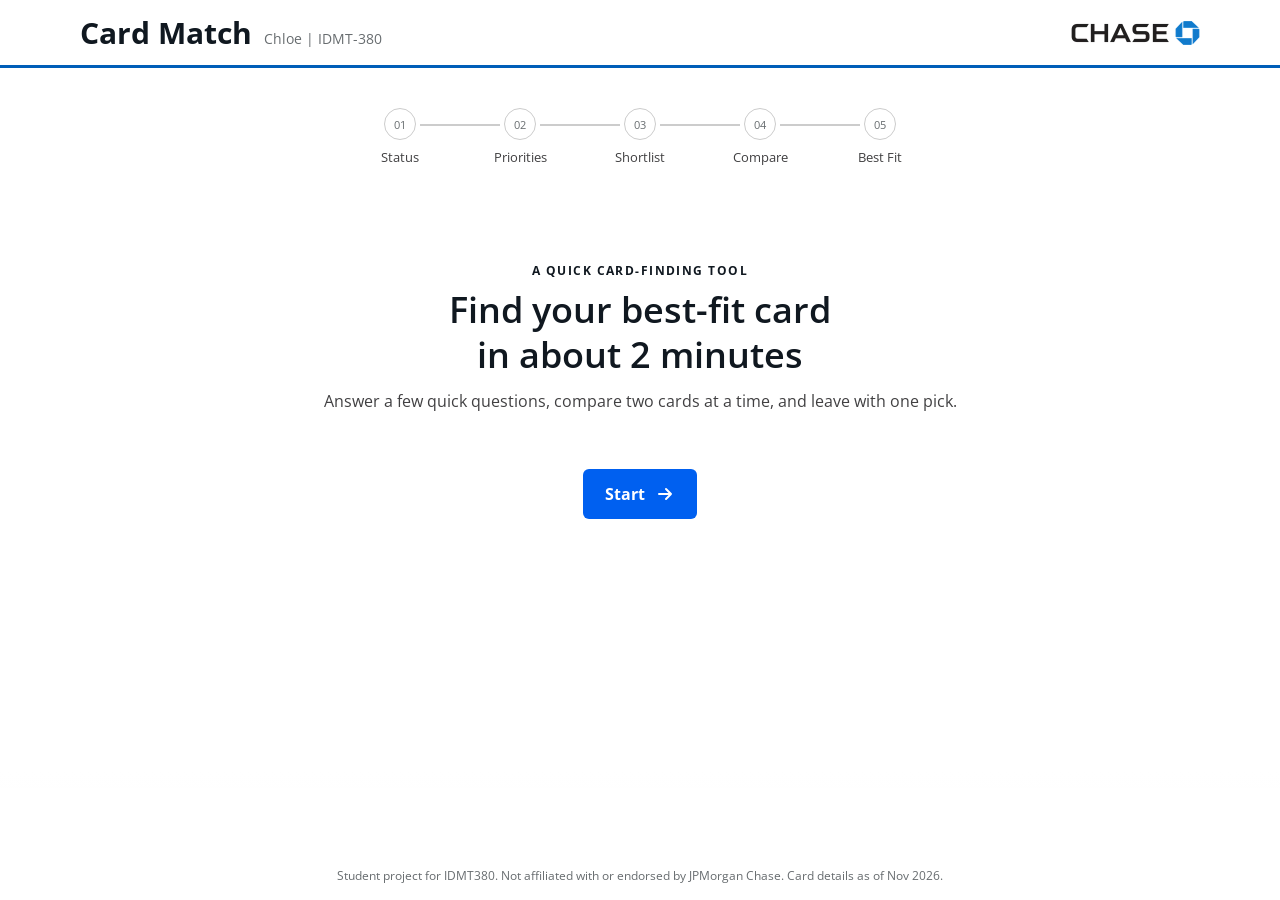
<file: index.html>
<!DOCTYPE html>
<html lang="en">
<head>
  <meta charset="utf-8">
  <meta name="viewport" content="width=device-width, initial-scale=1">
  <title>Home · Card Match</title>
  <link rel="preconnect" href="https://fonts.googleapis.com">
  <link rel="preconnect" href="https://fonts.gstatic.com" crossorigin>
  <link href="https://fonts.googleapis.com/css2?family=Open+Sans:wght@400;600;700&display=swap" rel="stylesheet">
  <link rel="icon" href="data:image/svg+xml,%3Csvg xmlns=%27http://www.w3.org/2000/svg%27 viewBox=%270 0 32 32%27%3E%3Crect x=%272%27 y=%276%27 width=%2728%27 height=%2720%27 rx=%274%27 fill=%27%230060F0%27/%3E%3Crect x=%276%27 y=%2712%27 width=%277%27 height=%275%27 rx=%271%27 fill=%27%23F3E2A5%27/%3E%3C/svg%3E">
  <link rel="stylesheet" href="css/styles.css">
</head>
<body data-step="0">
  <header class="site-header">
    <div class="site-header__inner">
      <a class="wordmark" href="index.html">Card Match</a>
      <span class="wordmark__note">Chloe | IDMT-380</span>
      <img class="site-header__logo" src="img/chase-logo.webp" alt="Chase" width="129" height="24">
    </div>
  </header>

  <main class="page">
    <ol class="stepper" id="stepper" aria-label="Progress"></ol>

    <section class="hero">
      <p class="eyebrow">A quick card-finding tool</p>
      <h1 class="title">Find your best-fit card<br>in about 2 minutes</h1>
      <p class="lede">Answer a few quick questions, compare two cards at a time, and leave with one pick.</p>
      <button class="btn btn--primary" type="button" data-continue>Start <svg viewBox="0 0 20 20" width="20" height="20" aria-hidden="true"><path d="M4 10h12m-5-5l5 5-5 5" fill="none" stroke="currentColor" stroke-width="2" stroke-linecap="round" stroke-linejoin="round"/></svg></button>
    </section>
  </main>

  <footer class="page-footer">
    <p class="disclaimer">Student project for IDMT380. Not affiliated with or endorsed by JPMorgan Chase. Card details as of Nov 2026.</p>
  </footer>

  <script src="js/data.js"></script>
  <script src="js/scoring.js"></script>
  <script src="js/app.js"></script>
</body>
</html>
</file>
<file: css/styles.css>
/* Card Match: shared styles. Tokens come from the Figma variables. */
:root {
  --primary-blue: #0060F0;
  --hover-blue: #0A4386;
  --deep-blue: #005EB8;
  --text: #101820;
  --secondary-text: #414042;
  --muted-text: #676C6F;
  --border: #CCCCCC;
  --background: #FFFFFF;
  --tint: #F2F7FF;

  /* Layout tokens: identical on every step page */
  --header-h: 68px;
  --gap-header-stepper: 40px;
  --gap-stepper-subhead: 48px;  /* stepper -> "Step N" row */
  --gap-subhead-h1: 8px;
  --gap-h1-lede: 12px;
  --gap-lede-content: 32px;
  --footer-h: 128px;            /* fixed Continue area */
  --content-w: 980px;

  --radius: 6px;
  --ease: cubic-bezier(.2, .8, .2, 1);
}

* { box-sizing: border-box; }
[hidden] { display: none !important; }
html, body { margin: 0; }
body {
  font-family: "Open Sans", system-ui, sans-serif;
  color: var(--text);
  background: var(--background);
  -webkit-font-smoothing: antialiased;
}

/* ---------- Header ---------- */
.site-header {
  height: var(--header-h);
  border-bottom: 3px solid var(--deep-blue);
  display: flex;
  align-items: center;
}
.site-header__inner {
  width: min(1120px, 100% - 64px);
  margin: 0 auto;
  display: flex;
  align-items: baseline;
  gap: 12px;
}
.wordmark { font-size: 30px; font-weight: 700; color: var(--text); text-decoration: none; }
.wordmark__note { font-size: 14px; color: var(--muted-text); }
/* Chase logo, top right; a bit shorter than the "Card Match" text */
.site-header__logo { margin-left: auto; align-self: center; height: 24px; width: auto; display: block; }

/* ---------- Page frame ---------- */
.page {
  width: min(var(--content-w), 100% - 64px);
  margin: 0 auto;
  padding-top: var(--gap-header-stepper);
  padding-bottom: calc(var(--footer-h) + 24px);
}

/* ---------- Stepper ---------- */
.stepper {
  list-style: none;
  margin: 0 auto;
  padding: 0;
  width: 600px;
  max-width: 100%;
  display: flex;
}
.stepper__item {
  flex: 1;
  position: relative;
  display: flex;
  flex-direction: column;
  align-items: center;
  gap: 8px;
}
.stepper__item:not(:last-child)::after {           /* connector to the next dot */
  content: "";
  position: absolute;
  top: 16px;
  left: calc(50% + 20px);
  width: calc(100% - 40px);
  height: 2px;
  background: var(--border);
  background-image: linear-gradient(var(--primary-blue), var(--primary-blue));
  background-repeat: no-repeat;
  background-size: 0% 100%;
  transition: background-size .5s var(--ease);
}
.stepper__item.is-done::after { background-size: 100% 100%; }
.stepper__dot {
  width: 32px; height: 32px;
  border-radius: 50%;
  display: grid; place-items: center;
  font-size: 11px;
  color: var(--muted-text);
  border: 1.5px solid var(--border);
  background: #fff;
  position: relative; z-index: 1;
}
.stepper__item.is-current .stepper__dot {
  color: var(--primary-blue);
  border: 2px solid var(--primary-blue);
  box-shadow: 0 0 0 4px rgba(0, 96, 240, .12);
}
.stepper__item.is-done .stepper__dot {
  color: #fff;
  background: var(--primary-blue);
  border-color: var(--primary-blue);
  animation: pop .35s var(--ease);
}
.stepper__label { font-size: 13px; color: var(--secondary-text); }
.stepper__item.is-current .stepper__label { color: var(--text); font-weight: 600; }

/* ---------- Step heading row: Back (left) + "Step N" (center) ---------- */
.step-head {
  margin-top: var(--gap-stepper-subhead);
  display: grid;
  grid-template-columns: 1fr auto 1fr;
  align-items: center;
}
.back {
  justify-self: start;
  display: inline-flex; align-items: center; gap: 6px;
  font-size: 15px; font-weight: 600;
  color: var(--secondary-text);
  text-decoration: none;
  padding: 6px 10px 6px 4px;
  border-radius: var(--radius);
  transition: color .15s, background .15s;
}
.back:hover { color: var(--primary-blue); background: var(--tint); }
.back svg { transition: transform .15s var(--ease); }
.back:hover svg { transform: translateX(-3px); }
.step-head__label { margin: 0; font-size: 20px; font-weight: 600; }

.title {
  margin: var(--gap-subhead-h1) 0 0;
  text-align: center;
  font-size: 36px; font-weight: 600; line-height: 1.25;
}
.lede {
  margin: var(--gap-h1-lede) auto 0;
  max-width: 700px;
  text-align: center;
  font-size: 16px; line-height: 1.5;
  color: var(--secondary-text);
}
.content { margin-top: var(--gap-lede-content); }

/* ---------- Fixed Continue area (same spot on every step) ---------- */
.page-footer {
  position: fixed;
  left: 0; right: 0; bottom: 0;
  height: var(--footer-h);
  display: flex; flex-direction: column; align-items: center; justify-content: flex-end;
  gap: 18px;
  padding-bottom: 16px;
  background: linear-gradient(to bottom, rgba(255,255,255,0) 0, #fff 32px);
  pointer-events: none;
}
.page-footer > * { pointer-events: auto; }
.disclaimer { margin: 0; font-size: 12px; color: var(--muted-text); }

/* ---------- Buttons ---------- */
.btn {
  display: inline-flex; align-items: center; gap: 10px;
  font: 700 16px/1 "Open Sans", sans-serif;
  padding: 15px 22px;
  border: 0; border-radius: var(--radius);
  cursor: pointer;
  transition: background .15s, transform .1s, opacity .2s;
}
.btn--primary { background: var(--primary-blue); color: #fff; }
.btn--primary:hover:not(:disabled) { background: var(--hover-blue); }
.btn--primary:active:not(:disabled) { transform: scale(.97); }
.btn:disabled { opacity: .35; cursor: not-allowed; }
.btn svg { transition: transform .15s var(--ease); }
.btn:hover:not(:disabled) svg { transform: translateX(3px); }
.btn:focus-visible, .back:focus-visible { outline: 3px solid rgba(0, 96, 240, .4); outline-offset: 2px; }

/* ---------- Cards-in-play chip ---------- */
.in-play {
  margin: 16px auto 0;
  display: flex; width: fit-content; align-items: center; gap: 8px;
  padding: 6px 12px;
  border: 1px solid var(--border);
  border-radius: 999px;
  font-size: 13px; color: var(--secondary-text);
  cursor: help;
}
.in-play strong { color: var(--primary-blue); font-size: 15px; }
.in-play__icon { width: 18px; height: 12px; border-radius: 2px; background: var(--primary-blue); opacity: .85; }
.in-play.is-bump strong { display: inline-block; animation: tick .45s var(--ease); }

/* ---------- Questions (Step 2) ---------- */
.questions { display: grid; gap: 24px; border-top: 1px solid var(--border); padding-top: 24px; }
.question { border: 0; margin: 0; padding: 0; min-width: 0; }
.question__legend { padding: 0; margin-bottom: 12px; font-size: 16px; font-weight: 600; }
.question__num { font-size: 12px; font-weight: 400; color: var(--muted-text); margin-right: 12px; }
.options { display: grid; grid-template-columns: repeat(var(--cols), 1fr); gap: 16px; }

.option {
  position: relative;
  display: flex; align-items: center; gap: 12px;
  min-height: 56px;
  padding: 10px 16px;
  border: 1px solid var(--border);
  border-radius: var(--radius);
  font-size: 14px; line-height: 1.3;
  cursor: pointer;
  transition: border-color .15s, background .15s, box-shadow .15s, transform .1s;
}
.option:hover { border-color: var(--muted-text); }
.option:active { transform: scale(.98); }
.option input { position: absolute; opacity: 0; pointer-events: none; }
.option__radio {
  flex: none;
  width: 18px; height: 18px;
  border: 1.5px solid var(--muted-text);
  border-radius: 50%;
  display: grid; place-items: center;
  transition: border-color .15s;
}
.option__radio::after {
  content: "";
  width: 8px; height: 8px; border-radius: 50%;
  background: var(--primary-blue);
  transform: scale(0);
  transition: transform .25s var(--ease);
}
.option:has(input:checked) {
  border-color: var(--primary-blue);
  box-shadow: inset 0 0 0 1px var(--primary-blue);
  background: var(--tint);
}
.option:has(input:checked) .option__radio { border-color: var(--primary-blue); }
.option:has(input:checked) .option__radio::after { transform: scale(1); }
.option:has(input:focus-visible) { outline: 3px solid rgba(0, 96, 240, .4); outline-offset: 2px; }

/* ---------- Start page ---------- */
.hero { text-align: center; margin-top: 96px; }
.eyebrow { font-size: 12px; font-weight: 700; letter-spacing: .12em; text-transform: uppercase; margin: 0; }
.hero .btn { margin-top: 56px; }

/* ---------- Placeholder pages (until built) ---------- */
.placeholder {
  margin: 32px auto 0; max-width: 520px; padding: 24px;
  border: 1px dashed var(--border); border-radius: var(--radius);
  text-align: center; color: var(--muted-text); font-size: 14px; line-height: 1.5;
}
.placeholder a { color: var(--primary-blue); font-weight: 600; }

/* ---------- Motion ---------- */
@keyframes pop { 0% { transform: scale(.6); } 70% { transform: scale(1.12); } 100% { transform: scale(1); } }
@keyframes tick { 0% { transform: translateY(-6px); opacity: 0; } 100% { transform: none; opacity: 1; } }
@media (prefers-reduced-motion: reduce) {
  *, *::before, *::after { animation-duration: .01ms !important; transition-duration: .01ms !important; }
}

/* ---------- Step 1: Status ---------- */
.sr-only { position: absolute; width: 1px; height: 1px; padding: 0; margin: -1px; overflow: hidden; clip: rect(0 0 0 0); white-space: nowrap; border: 0; }

.status { width: 760px; max-width: 100%; margin-left: auto; margin-right: auto; }
.choice-group {
  border: 0; margin: 0; padding: 0; min-width: 0;
  display: grid; grid-template-columns: 1fr 1fr; gap: 24px;
}

.choice {
  --accent: var(--deep-blue);
  position: relative;
  display: flex; flex-direction: column;
  padding: 10px;
  background: #fff;
  border: 1px solid #E3E6EA;
  border-radius: 10px;
  box-shadow: 0 1px 2px rgba(16, 24, 32, .06), 0 6px 18px rgba(16, 24, 32, .08);
  cursor: pointer;
  transition: transform .2s var(--ease), box-shadow .2s var(--ease), border-color .15s, background .15s;
}
.choice--no  { --accent: #0B4185; }
.choice--yes { --accent: #138A43; }
.choice input { position: absolute; opacity: 0; pointer-events: none; }

.choice__banner {
  display: block; height: 72px;
  border-radius: 6px;
  background: var(--accent);
  transition: filter .2s;
}
.choice__icon {
  position: absolute; top: 46px; left: 24px;
  width: 64px; height: 64px;
  display: grid; place-items: center;
  border-radius: 50%;
  background: #fff;
  border: 1px solid #E3E6EA;
  color: var(--text);
  transition: transform .25s var(--ease), color .15s, border-color .15s;
}
.choice__body { display: flex; flex-direction: column; gap: 6px; padding: 52px 14px 14px; }
.choice__title { font-size: 20px; font-weight: 600; }
.choice__text { font-size: 14px; line-height: 1.45; color: var(--secondary-text); }

.choice__check {
  position: absolute; top: 20px; right: 20px;
  width: 26px; height: 26px;
  display: grid; place-items: center;
  border-radius: 50%;
  background: #fff; color: var(--primary-blue);
  box-shadow: 0 2px 6px rgba(0, 0, 0, .18);
  transform: scale(0);
  transition: transform .3s var(--ease);
}

/* hover: lift + slight scale */
.choice:hover {
  transform: translateY(-4px) scale(1.01);
  border-color: #C9D3DF;
  box-shadow: 0 2px 4px rgba(16, 24, 32, .06), 0 14px 32px rgba(16, 24, 32, .14);
}
.choice:hover .choice__icon { transform: translateY(-2px) rotate(-4deg); }
.choice:hover .choice__banner { filter: brightness(1.08); }
/* active (pressed) */
.choice:active { transform: translateY(-1px) scale(.985); transition-duration: .08s; }
/* selected */
.choice:has(input:checked) {
  border-color: var(--primary-blue);
  box-shadow: 0 0 0 2px var(--primary-blue), 0 10px 26px rgba(0, 96, 240, .18);
  background: var(--tint);
}
.choice:has(input:checked) .choice__icon { color: var(--primary-blue); border-color: var(--primary-blue); }
.choice:has(input:checked) .choice__check { transform: scale(1); animation: pop .35s var(--ease); }
.choice:has(input:focus-visible) { outline: 3px solid rgba(0, 96, 240, .4); outline-offset: 4px; }
/* the card not chosen recedes a little */
.choice-group:has(input:checked) .choice:not(:has(input:checked)):not(:hover) { opacity: .85; }

/* Dropdown reveal: sits under the "Yes" card it belongs to */
.reveal {
  display: grid; grid-template-rows: 1fr;
  margin-left: calc(50% + 12px);
  width: calc(50% - 12px);
  opacity: 1;
  transition: grid-template-rows .26s var(--ease), opacity .22s, transform .26s var(--ease);
}
.reveal.is-entering, .reveal.is-closing { grid-template-rows: 0fr; opacity: 0; transform: translateY(-8px); }
.reveal__inner { min-height: 0; }
.reveal__inner > .select { margin-top: 28px; }

.select { position: relative; }
.select__label { display: block; margin-bottom: 8px; font-size: 15px; font-weight: 600; }
.select__trigger {
  width: 100%; min-height: 52px;
  display: flex; align-items: center; gap: 12px;
  padding: 10px 14px;
  font: 400 15px/1.3 "Open Sans", sans-serif; color: var(--text); text-align: left;
  background: #fff;
  border: 1px solid var(--muted-text);
  border-radius: var(--radius);
  cursor: pointer;
  transition: border-color .15s, box-shadow .15s, background .15s;
}
.select__trigger:hover { border-color: var(--primary-blue); background: #FAFCFF; }
.select__trigger:focus-visible { outline: none; border-color: var(--primary-blue); box-shadow: 0 0 0 3px rgba(0, 96, 240, .25); }
.select__trigger[aria-expanded="true"] { border-color: var(--primary-blue); box-shadow: 0 0 0 3px rgba(0, 96, 240, .15); }
.select__trigger.is-picked { animation: flash .5s var(--ease); }
.select__value { flex: 1; }
.select__value.is-placeholder { color: var(--muted-text); }
.select__chevron { flex: none; color: var(--secondary-text); transition: transform .2s var(--ease); }
.select__trigger[aria-expanded="true"] .select__chevron { transform: rotate(180deg); }

.select__swatch {
  flex: none; width: 36px; height: 23px; border-radius: 4px;
  box-shadow: inset 0 0 0 1px rgba(255, 255, 255, .25);
}
.select__swatch.is-empty { background: repeating-linear-gradient(135deg, #EEF0F3 0 4px, #E3E6EA 4px 8px); box-shadow: none; }

.select__list {
  position: absolute; left: 0; right: 0; top: calc(100% + 6px); z-index: 10;
  margin: 0; padding: 6px; list-style: none;
  background: #fff;
  border: 1px solid #D5DAE0; border-radius: 8px;
  box-shadow: 0 16px 40px rgba(16, 24, 32, .18);
  outline: none;
  animation: drop .18s var(--ease);
}
.select__list.is-up { top: auto; bottom: 58px; }
.select__option {
  display: flex; align-items: center; gap: 12px;
  padding: 8px 10px; border-radius: 6px;
  font-size: 15px; cursor: pointer;
}
.select__option.is-active { background: var(--tint); }
.select__option[aria-selected="true"] { font-weight: 600; color: var(--primary-blue); }
.select__name { flex: 1; }
.select__tick { color: var(--primary-blue); opacity: 0; }
.select__option[aria-selected="true"] .select__tick { opacity: 1; }

@keyframes drop { from { opacity: 0; transform: translateY(-4px); } to { opacity: 1; transform: none; } }
@keyframes flash { 0% { box-shadow: 0 0 0 0 rgba(0, 96, 240, .45); } 100% { box-shadow: 0 0 0 10px rgba(0, 96, 240, 0); } }
.reveal[hidden] { display: none; }
/* keep the dropdown clear of the fixed Continue footer when scrolled into view */
.reveal, .select__list { scroll-margin-bottom: calc(var(--footer-h) + 16px); }

/* Shorter laptop screens (e.g. 1280 × 800): compact the cards so the dropdown fits above Continue */
@media (max-height: 860px) {
  .choice__banner { height: 52px; }
  .choice__icon { top: 34px; left: 20px; width: 52px; height: 52px; }
  .choice__icon svg { width: 26px; height: 26px; }
  .choice__body { padding: 38px 12px 10px; gap: 4px; }
  .choice__title { font-size: 18px; }
  .reveal__inner > .select { margin-top: 20px; }
  .select__trigger { min-height: 46px; }
  .select__list.is-up { bottom: 52px; }
}

/* ---------- Card art (CSS-generated; optional image on top) ---------- */
.card-art {
  position: relative; display: block; overflow: hidden;
  aspect-ratio: 1.586;               /* real card proportions */
  border-radius: 10px;
  background:
    radial-gradient(120% 90% at 100% 0%, var(--art-accent) 0%, transparent 55%),
    linear-gradient(135deg, var(--art-base) 0%, var(--art-base) 60%, color-mix(in srgb, var(--art-base) 70%, #000) 100%);
  box-shadow: 0 8px 20px rgba(16, 24, 32, .18), inset 0 0 0 1px rgba(255, 255, 255, .12);
}
.card-art::after {                     /* sheen */
  content: ""; position: absolute; inset: 0;
  background: linear-gradient(115deg, transparent 35%, rgba(255, 255, 255, .22) 48%, transparent 60%);
  transform: translateX(-60%);
  transition: transform .6s var(--ease);
}
.card-art__chip {
  position: absolute; left: 9%; top: 34%;
  width: 15%; aspect-ratio: 1.3; border-radius: 4px;
  background: linear-gradient(135deg, #F3E2A5, #C9A94F);
  box-shadow: inset 0 0 0 1px rgba(0, 0, 0, .15);
}
.card-art__family {
  position: absolute; left: 9%; bottom: 10%;
  font-size: 12px; font-weight: 700; letter-spacing: .14em; text-transform: uppercase;
  color: rgba(255, 255, 255, .85);
}
.card-art__img { position: absolute; inset: 0; width: 100%; height: 100%; object-fit: contain; }
/* real image: drop the CSS card behind it (the PNGs have transparent rounded corners) */
.card-art.has-image { background: none; box-shadow: none; filter: drop-shadow(0 8px 14px rgba(16, 24, 32, .2)); overflow: visible; }
.card-art.has-image .card-art__chip, .card-art.has-image .card-art__family { display: none; }
.card-art.has-image::after { display: none; }

/* ---------- Step 3: Shortlist ---------- */
.notices {
  margin: 20px auto 0; max-width: 760px;
  display: flex; gap: 12px; align-items: flex-start;
  padding: 12px 16px;
  background: var(--tint); border: 1px solid #CFE0FA; border-radius: var(--radius);
  color: var(--deep-blue); font-size: 14px; line-height: 1.45;
  animation: tick .4s var(--ease) both;
}
.notices svg { flex: none; margin-top: 1px; }
.notices p { margin: 0; color: var(--text); }
.notices p + p { margin-top: 6px; }

.shortlist {
  list-style: none; padding: 0;
  display: grid; grid-template-columns: repeat(3, 1fr); gap: 24px;
  align-items: stretch;
}
.match {
  position: relative;
  display: flex; flex-direction: column;
  padding: 20px;
  background: #fff;
  border: 1px solid #E3E6EA; border-radius: 12px;
  box-shadow: 0 1px 2px rgba(16, 24, 32, .06), 0 6px 18px rgba(16, 24, 32, .07);
  opacity: 0;
  animation: deal .55s var(--ease) forwards;
  animation-delay: calc(var(--i) * .28s + .1s);
  transition: transform .2s var(--ease), box-shadow .2s var(--ease);
}
.match:hover { transform: translateY(-4px); box-shadow: 0 2px 4px rgba(16, 24, 32, .06), 0 16px 34px rgba(16, 24, 32, .13); }
.match:hover .card-art::after { transform: translateX(60%); }
.match--top { border-color: var(--primary-blue); box-shadow: 0 0 0 1px var(--primary-blue), 0 12px 30px rgba(0, 96, 240, .16); }
.match--top:hover { box-shadow: 0 0 0 1px var(--primary-blue), 0 18px 38px rgba(0, 96, 240, .22); }

.match__ribbon {
  position: absolute; top: -12px; left: 20px; z-index: 1;
  padding: 4px 10px; border-radius: 999px;
  background: var(--primary-blue); color: #fff;
  font-size: 12px; font-weight: 700; letter-spacing: .02em;
}
.match__rank {
  position: absolute; top: 14px; right: 14px; z-index: 1;
  width: 30px; height: 30px; display: grid; place-items: center;
  border-radius: 50%; background: #fff;
  border: 1px solid var(--border);
  font-size: 12px; font-weight: 600; color: var(--secondary-text);
}
.match--top .match__rank { border-color: var(--primary-blue); color: var(--primary-blue); }
.match__art { width: 56%; margin-top: 4px; }

.match__name { margin: 16px 0 0; font-size: 20px; font-weight: 600; line-height: 1.3; }
.match__tagline { margin: 6px 0 0; font-size: 14px; line-height: 1.45; color: var(--secondary-text); }
.match__fee { margin: 8px 0 0; font-size: 13px; font-weight: 600; color: var(--text); }

.match__matched { margin: auto 0 8px; padding-top: 16px; font-size: 12px; font-weight: 700; letter-spacing: .08em; text-transform: uppercase; color: var(--muted-text); }
.tags { list-style: none; margin: 0; padding: 0; display: flex; flex-wrap: wrap; gap: 6px; }
.tag {
  display: inline-flex; align-items: center; gap: 5px;
  padding: 4px 10px; border-radius: 999px;
  background: var(--tint); color: var(--deep-blue);
  font-size: 13px; font-weight: 600;
  transform: scale(0);
  animation: pop .4s var(--ease) forwards;
  animation-delay: calc(var(--i) * .28s + .55s + var(--k) * .09s);
}
.tag::before {
  content: ""; width: 10px; height: 10px; flex: none;
  background: currentColor;
  -webkit-mask: url("data:image/svg+xml,%3Csvg xmlns='http://www.w3.org/2000/svg' viewBox='0 0 16 16'%3E%3Cpath d='M3 8.5l3 3 7-7' fill='none' stroke='black' stroke-width='2.4' stroke-linecap='round' stroke-linejoin='round'/%3E%3C/svg%3E") center / contain no-repeat;
          mask: url("data:image/svg+xml,%3Csvg xmlns='http://www.w3.org/2000/svg' viewBox='0 0 16 16'%3E%3Cpath d='M3 8.5l3 3 7-7' fill='none' stroke='black' stroke-width='2.4' stroke-linecap='round' stroke-linejoin='round'/%3E%3C/svg%3E") center / contain no-repeat;
}


@keyframes deal {
  0% { opacity: 0; transform: translateY(24px) rotate(-1.5deg) scale(.96); }
  100% { opacity: 1; transform: none; }
}
@media (max-height: 860px) {
  .match { padding: 16px; }
  /* art beside the name so "Remove this one" stays above the Continue footer */
  .match__head { display: grid; grid-template-columns: 76px 1fr; column-gap: 14px; align-items: center; padding-right: 30px; }
  .match__art { width: 100%; margin: 0; grid-row: span 2; }
  .match__name { margin: 0; font-size: 17px; }
  .match__tagline { display: none; }
  .match__art .card-art__family { display: none; }
  .match__fee { margin: 2px 0 0; }
  .match__stamp { top: 46px; left: 50%; font-size: 13px; }
  .remove-btn { margin-top: 14px; padding: 9px 12px; }
  .next-up { margin-top: 12px; padding: 8px 14px; font-size: 13px; }
  .notices { margin-top: 14px; padding: 8px 14px; font-size: 13px; }
  .match__matched { padding-top: 10px; }
}

/* Step 3: remove one */
.remove-btn {
  margin-top: 18px;
  display: inline-flex; align-items: center; justify-content: center; gap: 8px;
  width: 100%; padding: 10px 14px;
  font: 600 14px/1 "Open Sans", sans-serif; color: var(--secondary-text);
  background: #fff; border: 1px solid var(--border); border-radius: var(--radius);
  cursor: pointer;
  transition: color .15s, border-color .15s, background .15s, transform .1s;
}
.remove-btn:hover { color: #B42318; border-color: #F1B5AE; background: #FEF4F2; }
.remove-btn:active { transform: scale(.97); }
.remove-btn:focus-visible { outline: 3px solid rgba(0, 96, 240, .4); outline-offset: 2px; }
.remove-btn__undo { display: none; }
.match.is-removed .remove-btn { color: var(--primary-blue); border-color: var(--primary-blue); background: #fff; }
.match.is-removed .remove-btn:hover { background: var(--tint); }
.match.is-removed .remove-btn__x { display: none; }
.match.is-removed .remove-btn__undo { display: inline; }

.match.is-removed {
  background: #F6F7F9;
  border-color: #E3E6EA; box-shadow: none;
  transform: scale(.97);
}
.match.is-removed:hover { transform: scale(.97); box-shadow: none; }
.match.is-removed > :not(.remove-btn):not(.match__stamp) { opacity: .4; filter: grayscale(1); transition: opacity .25s, filter .25s; }
.match__stamp {
  position: absolute; top: 74px; left: 62%; z-index: 2;
  padding: 6px 14px;
  border: 2px solid #B42318; border-radius: 6px;
  color: #B42318; background: rgba(255, 255, 255, .9);
  font-size: 15px; font-weight: 700; letter-spacing: .16em; text-transform: uppercase;
  transform: translate(-50%, -50%) rotate(-8deg) scale(1.6);
  opacity: 0; pointer-events: none;
  transition: opacity .2s, transform .3s var(--ease);
}
.match.is-removed .match__stamp { opacity: 1; transform: translate(-50%, -50%) rotate(-8deg) scale(1); }
.match.is-kept { box-shadow: 0 0 0 1px var(--primary-blue), 0 10px 26px rgba(0, 96, 240, .14); border-color: var(--primary-blue); }

/* Shortlist: "Up next" cue so it's clear Continue leads to narrowing down */
.next-up {
  margin: 20px auto 0; width: fit-content; max-width: 100%;
  display: flex; align-items: center; gap: 12px;
  padding: 10px 16px; border-radius: 999px;
  background: var(--tint); color: var(--text);
  font-size: 14px; line-height: 1.4;
  opacity: 0; transform: translateY(6px);
  transition: opacity .35s var(--ease), transform .35s var(--ease);
}
.next-up.is-in { opacity: 1; transform: none; }
.next-up strong { color: var(--deep-blue); }
.next-up__steps { flex: none; display: inline-flex; align-items: center; gap: 4px; color: var(--primary-blue); }
.next-up__steps span {
  width: 22px; height: 22px; display: grid; place-items: center;
  border-radius: 50%; background: var(--primary-blue); color: #fff;
  font-size: 12px; font-weight: 700;
}
.next-up__steps span:first-child { background: #fff; color: var(--primary-blue); box-shadow: inset 0 0 0 1.5px var(--primary-blue); }
.next-up.is-in .next-up__steps svg { animation: nudge 1.4s var(--ease) .4s 2; }

/* Continue "ready" pulse (spec microinteraction 5) */
.btn--primary.is-ready:not(:disabled) { animation: ready-pulse 1.6s var(--ease) .2s 2; }
@keyframes ready-pulse { 0% { box-shadow: 0 0 0 0 rgba(0, 96, 240, .45); } 70%, 100% { box-shadow: 0 0 0 14px rgba(0, 96, 240, 0); } }
@keyframes nudge { 0%, 100% { transform: none; } 50% { transform: translateX(3px); } }

/* Why these aren't a match */
.why-not { margin: 28px auto 0; padding-top: 20px; border-top: 1px solid #E3E6EA; }
.why-not__title { margin: 0 0 12px; font-size: 16px; font-weight: 600; }
.why-not__list { list-style: none; margin: 0; padding: 0; display: grid; grid-template-columns: repeat(3, 1fr); gap: 16px; }
.why-not__item { display: flex; gap: 12px; align-items: flex-start; font-size: 13px; line-height: 1.45; }
.why-not__item strong { display: block; font-size: 14px; }
.why-not__text { color: var(--secondary-text); }
.why-not__art { flex: none; width: 48px; border-radius: 4px; box-shadow: none; }
.why-not__art .card-art__family { display: none; }

/* ---------- Step 4: Compare (3 side by side) ---------- */
.cmp-bar { margin-top: 14px; display: flex; align-items: center; justify-content: center; gap: 20px; flex-wrap: wrap; }
.pick-pill {
  margin: 0; width: fit-content;
  padding: 6px 14px; border-radius: 999px;
  font-size: 14px; color: var(--secondary-text); background: #F2F3F5;
  transition: background .2s, color .2s;
}
.pick-pill strong { color: var(--text); }
.pick-pill.is-ready { background: var(--tint); color: var(--deep-blue); animation: tick .35s var(--ease); }
.pick-pill.is-ready strong { color: var(--deep-blue); }
.cmp-legend { display: inline-flex; align-items: center; gap: 6px; font-size: 13px; color: var(--muted-text); }
.cmp-legend .better { transform: none; }

.compare {
  margin-top: 18px;
  display: grid; grid-template-columns: 148px repeat(3, 1fr);
  column-gap: 14px;
}
.cmp-row { display: contents; }
.cmp-label {
  display: flex; align-items: center; gap: 6px;
  padding: 10px 0; border-top: 1px solid #E3E6EA;
  font-size: 14px; line-height: 1.3; color: var(--secondary-text);
}
.cmp-row--head .cmp-label, .cmp-row--foot .cmp-label, .cmp-row:nth-child(2) .cmp-label { border-top: 0; }

/* each card column reads as one card */
.cmp-cell {
  position: relative;
  display: flex; flex-direction: column; justify-content: center;
  padding: 10px 16px;
  background: #fff;
  border-left: 1px solid #E3E6EA; border-right: 1px solid #E3E6EA;
  box-shadow: inset 0 1px 0 #EEF0F3;
  transition: background .2s, border-color .2s;
}
.cmp-head {
  flex-direction: row; align-items: center; justify-content: flex-start; gap: 12px;
  padding: 16px 40px 14px 16px;
  border-top: 1px solid #E3E6EA; border-radius: 12px 12px 0 0;
  box-shadow: none;
}
.cmp-foot { border-bottom: 1px solid #E3E6EA; border-radius: 0 0 12px 12px; padding-bottom: 14px; }
.cmp-head__rank {
  position: absolute; top: 10px; right: 10px;
  width: 24px; height: 24px; display: grid; place-items: center;
  border-radius: 50%; border: 1px solid var(--border);
  font-size: 11px; font-weight: 600; color: var(--secondary-text); background: #fff;
}
.cmp-head__art { flex: none; width: 92px; }
.cmp-head__art .card-art__family { display: none; }
.cmp-head__text { display: flex; flex-direction: column; gap: 4px; min-width: 0; }
.cmp-head__name { font-size: 16px; font-weight: 600; line-height: 1.3; }
.cmp-head__wins { font-size: 12px; font-weight: 600; color: var(--muted-text); }
.cmp-head__wins.is-strong { color: #117A3A; }

.cmp-value { display: flex; align-items: flex-start; gap: 8px; font-size: 15px; font-weight: 600; line-height: 1.35; }
.cmp-unconfirmed {
  margin-left: 6px; padding: 1px 6px; border-radius: 4px;
  background: #FFF4E5; color: #9A5B00;
  font-size: 11px; font-weight: 600; vertical-align: 2px; cursor: help; white-space: nowrap;
}
.better {
  flex: none; margin-top: 2px;
  width: 18px; height: 18px; display: inline-grid; place-items: center;
  border-radius: 50%; background: #1E9E52; color: #fff;
  transform: scale(0); width: 0; margin-right: -8px;
  transition: transform .3s var(--ease), width .2s, margin .2s;
}
.cmp-cell.is-better .better { transform: scale(1); width: 18px; margin-right: 0; animation: pop .35s var(--ease); }
.cmp-cell.is-better { background: #F3FBF6; }
.cmp-cell.is-better .cmp-value { color: #0E5E2D; }
.cmp-legend .better { width: 18px; margin: 0; }

.cmp-help {
  position: relative; flex: none;
  width: 16px; height: 16px; display: inline-grid; place-items: center;
  border-radius: 50%; border: 1px solid var(--muted-text);
  font-size: 10px; font-weight: 700; color: var(--muted-text); cursor: help;
}
.cmp-help:hover::after, .cmp-help:focus::after {
  content: attr(data-tip);
  position: absolute; left: 50%; bottom: calc(100% + 8px); z-index: 5;
  width: 220px; transform: translateX(-50%);
  padding: 8px 10px; border-radius: 6px;
  background: var(--text); color: #fff;
  font-size: 12px; font-weight: 400; line-height: 1.4;
}

.cmp-foot .remove-btn { margin-top: 2px; }
.remove-btn__star { display: none; }
.remove-btn.is-winner { color: #fff; background: var(--primary-blue); border-color: var(--primary-blue); cursor: default; }
.remove-btn.is-winner .remove-btn__x { display: none; }
.remove-btn.is-winner .remove-btn__star { display: inline; }
.remove-btn:disabled { opacity: 1; }

/* removed column */
.cmp-cell.is-removed { background: #F6F7F9; border-color: #ECEEF1; }
.cmp-cell.is-removed > :not(.remove-btn):not(.match__stamp) { opacity: .4; filter: grayscale(1); transition: opacity .25s, filter .25s; }
.cmp-foot.is-removed .remove-btn { color: var(--primary-blue); border-color: var(--primary-blue); background: #fff; }
.cmp-foot.is-removed .remove-btn:hover { background: var(--tint); }
.cmp-foot.is-removed .remove-btn__x { display: none; }
.cmp-foot.is-removed .remove-btn__undo { display: inline; }
.cmp-head .match__stamp { top: 50%; left: 62px; font-size: 13px; }
.cmp-head.is-removed .match__stamp { opacity: 1; transform: translate(-50%, -50%) rotate(-8deg) scale(1); }

/* the last card standing */
.cmp-cell.is-pick { border-color: var(--primary-blue); background: #F7FAFF; box-shadow: inset 1px 0 0 var(--primary-blue), inset -1px 0 0 var(--primary-blue); }
.cmp-head.is-pick { box-shadow: inset 1px 1px 0 var(--primary-blue), inset -1px 0 0 var(--primary-blue); border-top-color: var(--primary-blue); }
.cmp-foot.is-pick { box-shadow: inset 1px -1px 0 var(--primary-blue), inset -1px 0 0 var(--primary-blue); border-bottom-color: var(--primary-blue); }

@media (max-height: 860px) {
  .cmp-bar { margin-top: 10px; }
  .compare { margin-top: 12px; }
  .cmp-head { padding-top: 12px; padding-bottom: 10px; }
  .cmp-head__art { width: 64px; }
  .cmp-head .match__stamp { left: 48px; }
  .cmp-head__name { font-size: 15px; }
  .cmp-cell, .cmp-label { padding-top: 7px; padding-bottom: 7px; }
  .cmp-value { font-size: 14px; }
  .cmp-foot { padding-bottom: 10px; }
}

/* ---------- Step 5: Best Fit ---------- */
.decision { margin-top: 14px; text-align: center; }
.decision__badge {
  display: inline-flex; align-items: center; gap: 6px;
  padding: 6px 14px; border-radius: 999px;
  border: 2px solid #1E9E52; color: #117A3A; background: #F3FBF6;
  font-size: 12px; font-weight: 700; letter-spacing: .12em; text-transform: uppercase;
  animation: stamp .55s var(--ease) .35s both;
}
@keyframes stamp {
  0% { opacity: 0; transform: scale(2.2) rotate(-8deg); }
  60% { opacity: 1; transform: scale(.94) rotate(1deg); }
  100% { opacity: 1; transform: none; }
}

.bestfit {
  margin-top: 22px; margin-left: auto; margin-right: auto; max-width: 900px;
  display: grid; grid-template-columns: 340px 1fr;
  border: 1px solid #E3E6EA; border-radius: 14px; overflow: hidden;
  box-shadow: 0 2px 4px rgba(16, 24, 32, .05), 0 14px 36px rgba(16, 24, 32, .1);
  animation: tick .5s var(--ease) both;
}
.bf-visual {
  position: relative;
  display: flex; flex-direction: column; align-items: center; justify-content: center; gap: 18px;
  padding: 28px 28px 24px;
  background:
    radial-gradient(120% 80% at 30% 20%, #FFFFFF 0%, transparent 60%),
    linear-gradient(160deg, var(--tint) 0%, #DCE9FC 100%);
}
.bf-visual .bf-eyebrow { position: absolute; top: 20px; left: 24px; margin: 0; }
.bf-art-wrap { width: 100%; perspective: 800px; --rx: 0deg; --ry: 0deg; --shine: 50%; }
.bf-art {
  width: 100%;
  transform: rotateX(var(--rx)) rotateY(var(--ry));
  transition: transform .25s var(--ease);
  animation: rise .7s var(--ease) .15s both;
}
.bf-art::after {
  display: block !important;
  background: radial-gradient(circle at var(--shine) 30%, rgba(255, 255, 255, .35), transparent 45%) !important;
  transform: none !important;
  opacity: 0; transition: opacity .25s;
  border-radius: 12px; pointer-events: none;
}
.bf-art-wrap:hover .bf-art::after { opacity: 1; }
@keyframes rise { from { opacity: 0; transform: translateY(18px) scale(.94); } to { opacity: 1; transform: none; } }
.bf-beat { margin: 0; font-size: 13px; color: var(--secondary-text); text-align: center; }

.bf-info { padding: 24px 28px 24px; background: #fff; }
.bf-eyebrow { margin: 0; font-size: 11px; font-weight: 700; letter-spacing: .14em; text-transform: uppercase; color: var(--muted-text); }
.bf-name { margin: 6px 0 0; font-size: 26px; font-weight: 600; line-height: 1.25; }
.bf-tagline { margin: 6px 0 0; font-size: 15px; color: var(--secondary-text); }
.bf-facts { margin: 16px 0 0; display: grid; grid-template-columns: repeat(3, auto); justify-content: start; gap: 4px 28px; }
.bf-facts dt { font-size: 12px; color: var(--muted-text); }
.bf-facts dd { margin: 2px 0 0; font-size: 14px; font-weight: 600; }
.bf-sub { margin: 18px 0 8px; font-size: 12px; font-weight: 700; letter-spacing: .08em; text-transform: uppercase; color: var(--muted-text); }
.bf-matched { list-style: none; margin: 0; padding: 0; display: grid; gap: 6px; }
.bf-matched li {
  display: flex; align-items: center; gap: 8px; font-size: 14px;
  opacity: 0; animation: tick .35s var(--ease) forwards;
  animation-delay: calc(.6s + var(--k) * .12s);
}
.bf-check { width: 18px; height: 18px; flex: none; display: grid; place-items: center; border-radius: 50%; background: #1E9E52; color: #fff; }
.bf-know {
  margin-top: 16px; padding: 12px 14px;
  background: #F7F8FA; border: 1px solid #E3E6EA; border-radius: 8px;
}
.bf-know__title { margin: 0 0 4px; font-size: 13px; font-weight: 700; }
.bf-know ul { margin: 0; padding-left: 18px; }
.bf-know li { font-size: 12.5px; line-height: 1.5; color: var(--secondary-text); }

/* footer: Save my pick + Apply now (same fixed slot as Continue), Start over, disclaimer */
body[data-step="5"] { --footer-h: 150px; }
.page-footer--bestfit { gap: 10px; }
.bf-actions { display: flex; gap: 14px; }
.bf-actions .btn { min-width: 200px; justify-content: center; text-decoration: none; }
.btn--secondary { background: #fff; color: var(--primary-blue); box-shadow: inset 0 0 0 1.5px var(--primary-blue); }
.btn--secondary:hover { background: var(--tint); }
.btn--secondary:active { transform: scale(.97); }
.btn--secondary.is-saved { background: #F3FBF6; color: #117A3A; box-shadow: inset 0 0 0 1.5px #1E9E52; }
.btn--secondary.is-saved svg path { fill: currentColor; }
.btn--primary:active { transform: scale(.97); }
a.btn--primary:hover { background: var(--hover-blue); }
.btn:focus-visible { outline: 3px solid rgba(0, 96, 240, .4); outline-offset: 2px; }
.start-over { font-size: 14px; font-weight: 600; color: var(--secondary-text); text-underline-offset: 3px; }
.start-over:hover { color: var(--primary-blue); }

.confetti { position: fixed; inset: 0; pointer-events: none; z-index: 50; }
.confetti span {
  position: absolute; width: 8px; height: 12px; border-radius: 2px;
  animation: burst 1.3s cubic-bezier(.15, .7, .3, 1) forwards;
}
@keyframes burst {
  0% { transform: translate(0, 0) rotate(0); opacity: 1; }
  70% { opacity: 1; }
  100% { transform: translate(var(--dx), calc(var(--dy) + 160px)) rotate(var(--rot)); opacity: 0; }
}

@media (max-height: 860px) {
  .bestfit { margin-top: 14px; grid-template-columns: 280px 1fr; }
  .bf-visual { padding: 36px 22px 18px; gap: 12px; }
  .bf-info { padding: 18px 22px; }
  .bf-name { font-size: 22px; }
  .bf-facts { margin-top: 10px; }
  .bf-sub { margin-top: 12px; }
  .bf-know { margin-top: 12px; padding: 8px 12px; }
}
</file>
